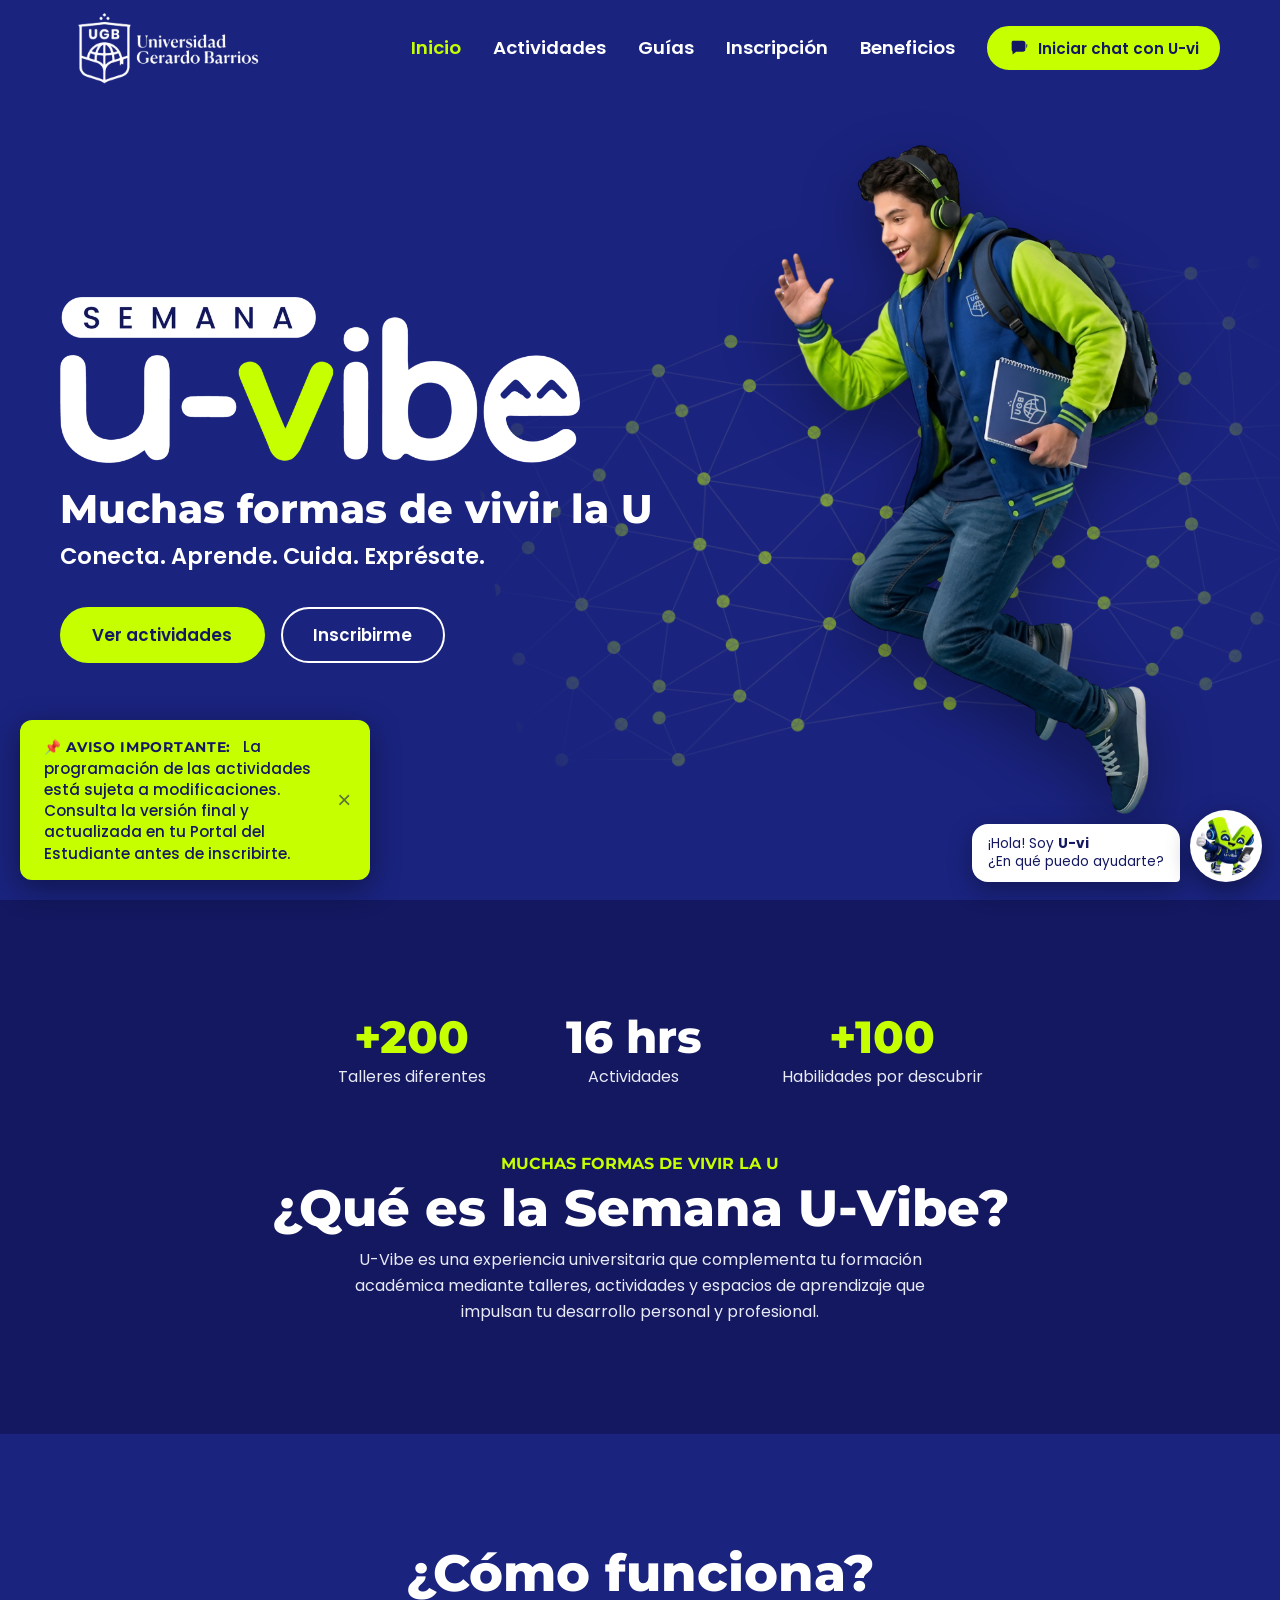
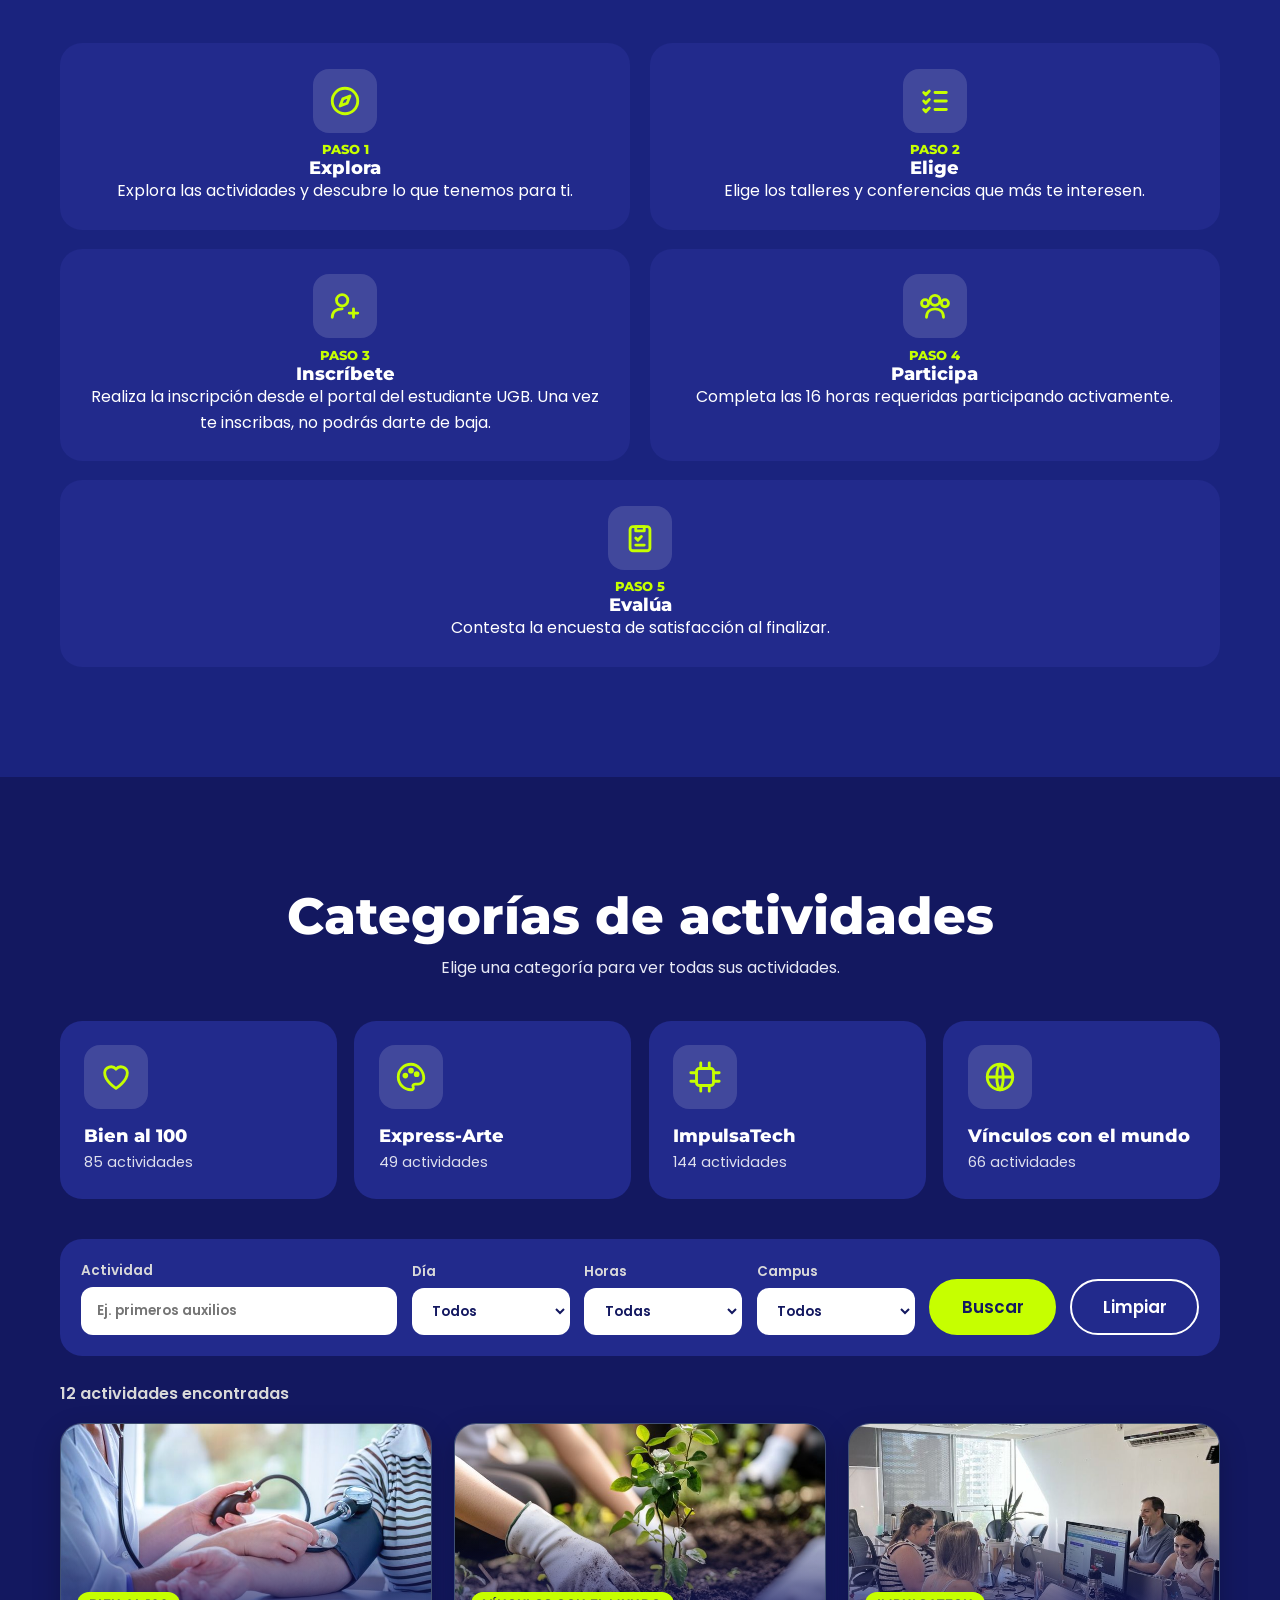
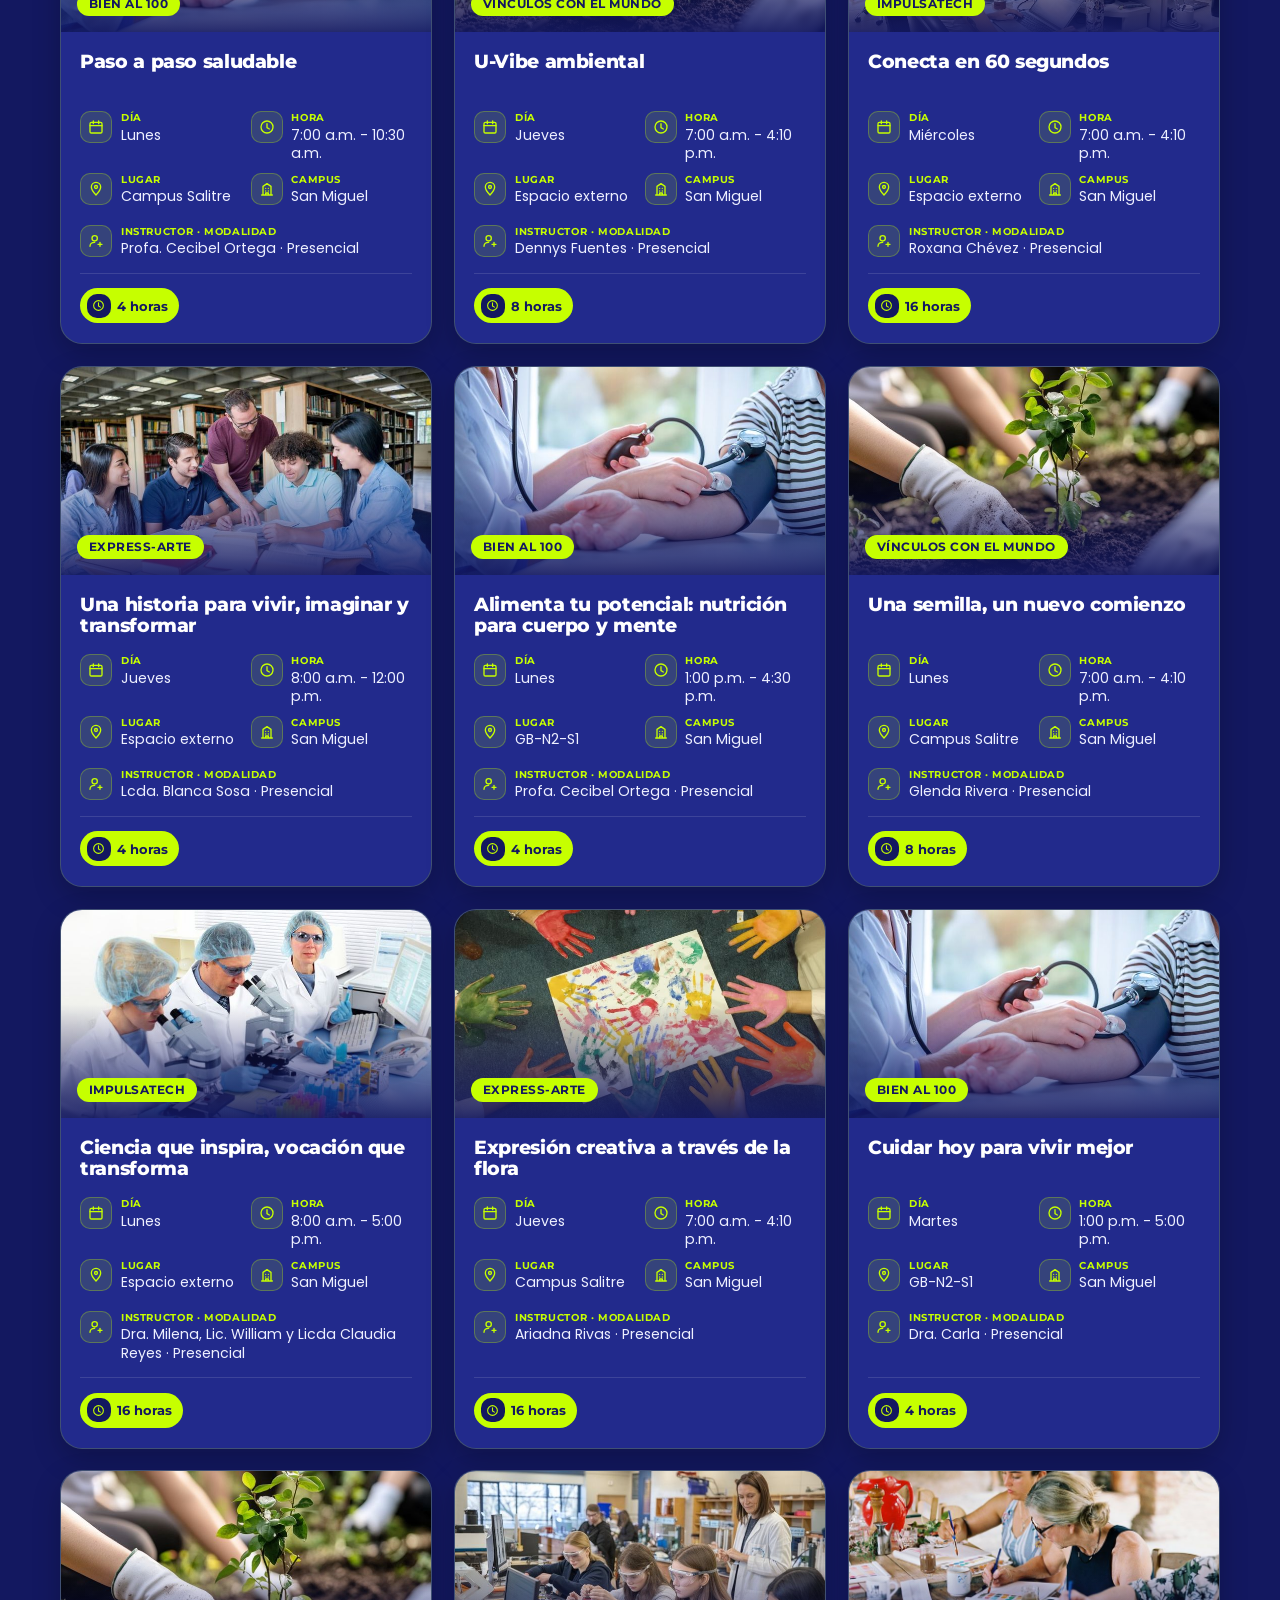
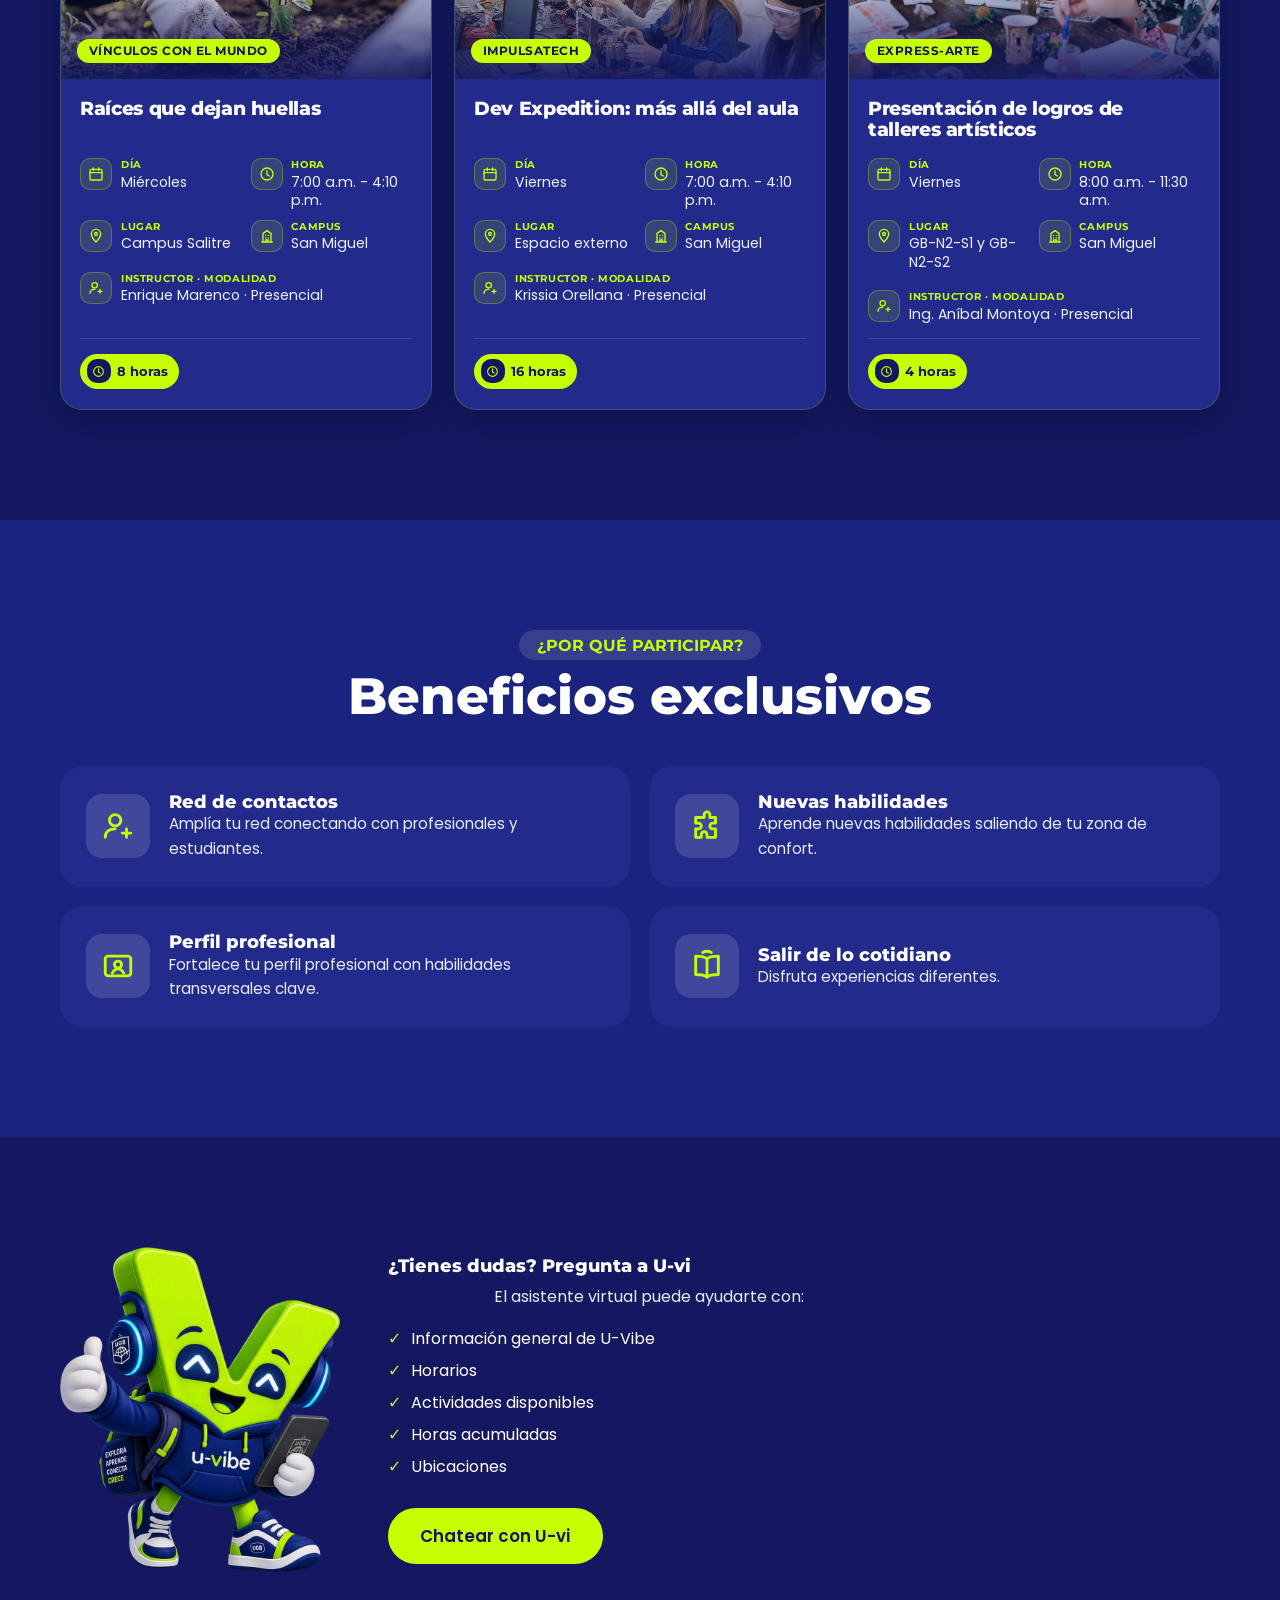
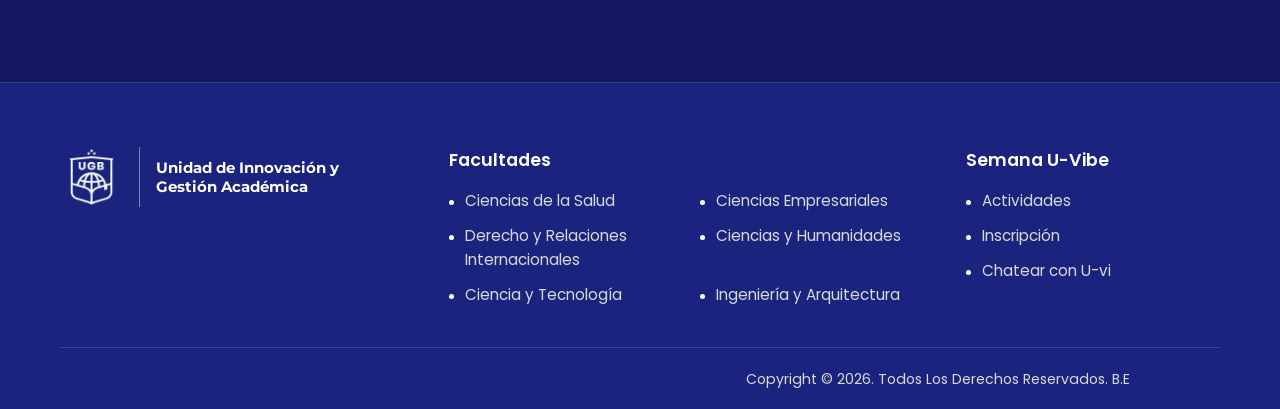
<file: index.html>
<!DOCTYPE html>
<html lang="es">
<head>
<meta charset="UTF-8">
<meta name="viewport" content="width=device-width, initial-scale=1">
<title>Semana U-Vibe</title>
<!-- Logo que aparece en la pestaña del navegador -->
<link rel="icon" type="img/png" href="img/Logougb-azul.png">
<meta name="description" content="Semana U-Vibe: muchas formas de vivir la U. Talleres, conferencias y actividades para tu desarrollo personal y profesional.">
<meta name="theme-color" content="#1A237E">
<link rel="preconnect" href="https://fonts.googleapis.com">
<link rel="preconnect" href="https://fonts.gstatic.com" crossorigin>
<link href="https://fonts.googleapis.com/css2?family=Montserrat:wght@700;800&family=Poppins:wght@400;600&display=swap" rel="stylesheet">
<link rel="stylesheet" href="css/styles.css">
</head>
<body>
<a class="skip" href="#main">Saltar al contenido</a>

<!-- ===== MENÚ ===== -->
<header class="nav" id="nav">
  <div class="wrap nav__in">
    <a href="#inicio" aria-label="UGB - Inicio"><img src="img/logo-ugb-blanco.png" alt="Universidad Gerardo Barrios" width="150" height="90"></a>
    <button class="burger" id="burger" aria-label="Abrir menú" aria-expanded="false" aria-controls="menu"><span></span></button>
    <nav class="menu" id="menu" aria-label="Principal">
      <a href="#inicio" class="is-active">Inicio</a>
      <a href="#actividades">Actividades</a>
      <a href="guias.html">Guías</a>
      <a href="https://estudiantes.ugb.edu.sv/UVibe" data-link="inscripcion" target="_blank" rel="noopener">Inscripción</a>
      <a href="#beneficios">Beneficios</a>
      <button type="button" class="btn btn--sm" data-open-chat>
        <svg viewBox="0 0 24 24" aria-hidden="true"><path d="M4 4h12a3 3 0 0 1 3 3v6a3 3 0 0 1-3 3H9l-4 3v-3a3 3 0 0 1-1-2V7a3 3 0 0 1 1-3Zm14 8h1a2 2 0 0 0 2-2v-2h-1v4Z"/></svg>
        Iniciar chat con U-vi</button>
    </nav>
  </div>
</header>

<!-- Aviso flotante -->
<div class="aviso-flotante" id="aviso-flotante">
  <div class="aviso-flotante__content">
    <strong>📌 Aviso importante:</strong> La programación de las actividades está sujeta a modificaciones. Consulta la versión final y actualizada en tu Portal del Estudiante antes de inscribirte.
  </div>
  <button type="button" class="aviso-flotante__close" id="btn-cerrar-aviso" aria-label="Cerrar aviso">×</button>
</div>

  
<main id="main">
<!-- ===== BANNER PRINCIPAL ===== -->
<section class="hero" id="inicio">
  <div class="hero__net" aria-hidden="true"></div>
  <div class="wrap hero__in">
    <div class="hero__txt">
      <h1><img src="img/semana-uvibe.webp" alt="Semana U-Vibe" width="520" height="165"></h1>
      <p class="hero__sub">Muchas formas de vivir la U</p>
      <p class="hero__tag">Conecta. Aprende. Cuida. Exprésate.</p>
      <div class="hero__cta">
        <a href="#actividades" class="btn">Ver actividades</a>
        <a href="https://estudiantes.ugb.edu.sv/UVibe" data-link="inscripcion" target="_blank" rel="noopener" class="btn btn--ghost">Inscribirme</a>
      </div>
    </div>
    <figure class="hero__mascot">
      <img src="img/chico.png" alt="U-vi, la mascota de Semana U-Vibe, con el pulgar arriba" width="560" height="560">
    </figure>
  </div>
</section>

<!-- ===== ¿QUÉ ES? ===== -->
<section class="sec sec--deep" id="que-es">
  <div class="wrap center">
    <ul class="stats">
      <li><b data-count="200" data-prefix="+">+200</b><span>Talleres diferentes</span></li>
      <li><b data-count="16" data-suffix=" hrs">16 hrs</b><span>Actividades</span></li>
      <li><b data-count="100" data-prefix="+">+100</b><span>Habilidades por descubrir</span></li>
    </ul>
    <p class="kicker">Muchas formas de vivir la U</p>
    <h2>¿Qué es la Semana U-Vibe?</h2>
    <p class="lead">U-Vibe es una experiencia universitaria que complementa tu formación académica mediante talleres, actividades y espacios de aprendizaje que impulsan tu desarrollo personal y profesional.</p>
  </div>
</section>

<!-- ===== ¿CÓMO FUNCIONA? ===== -->
<section class="sec" id="como-funciona">
  <div class="wrap center">
    <h2>¿Cómo funciona?</h2>
    <ol class="steps" id="steps"></ol>
  </div>
</section>

<!-- ===== CATEGORÍAS + FILTROS + ACTIVIDADES ===== -->
<section class="sec sec--deep" id="actividades">
  <div class="wrap">
    <div class="center"><h2>Categorías de actividades</h2>
    <p class="lead">Elige una categoría para ver todas sus actividades.</p></div>
    <div class="cats" id="cats" role="group" aria-label="Categorías"></div>

    <form class="filters" id="filters" role="search" aria-label="Filtrar actividades">
      <label>Actividad<input type="search" id="f-text" placeholder="Ej. primeros auxilios"></label>
      <label>Día<select id="f-day"><option value="">Todos</option><option>Lunes</option><option>Martes</option><option>Miércoles</option><option>Jueves</option><option>Viernes</option></select></label>
      <label>Horas<select id="f-hours"><option value="">Todas</option><option value="4">4 horas</option><option value="8">8 horas</option><option value="16">16 horas</option></select></label>
      <label>Campus<select id="f-campus"><option value="">Todos</option><option>San Miguel</option><option>Usulután</option></select></label>
      <button class="btn" type="submit">Buscar</button>
      <button class="btn btn--ghost" type="reset" id="f-reset">Limpiar</button>
    </form>

    <p class="count" id="count" aria-live="polite"></p>
    <div class="grid" id="grid"></div>
  </div>
</section>

<!-- ===== BENEFICIOS ===== -->
<section class="sec" id="beneficios">
  <div class="wrap center">
    <p class="kicker pill">¿Por qué participar?</p>
    <h2>Beneficios exclusivos</h2>
    <div class="benefits" id="benefits"></div>
  </div>
</section>

<!-- ===== DUDAS / CHATBOT ===== -->
<section class="sec sec--deep" id="dudas">
  <div class="wrap ask">
    <img src="img/viby.webp" alt="" width="280" height="280" loading="lazy">
    <div>
      <h3>¿Tienes dudas? Pregunta a U-vi</h3>
      <p class="lead">El asistente virtual puede ayudarte con:</p>
      <ul class="checks">
        <li>Información general de U-Vibe</li><li>Horarios</li><li>Actividades disponibles</li><li>Horas acumuladas</li><li>Ubicaciones</li>
      </ul>
      <button type="button" class="btn" data-open-chat>Chatear con U-vi</button>
    </div>
  </div>
</section>
</main>

<footer class="foot">
  <div class="wrap foot__grid">

    <!-- Marca -->
    <div class="foot__brand">
      <a href="#inicio" class="foot__logo" aria-label="UGB - Innovación y gestión académica">
        <img src="img/logo-ico.png" alt="Universidad Gerardo Barrios" width="40" height="100" loading="lazy">
        <span>Unidad de Innovación y<br>Gestión Académica</span>
      </a>
    </div>

    <!-- Facultades -->
    <div class="foot__col">
      <h3 class="foot__title">Facultades</h3>
      <ul class="foot__list foot__list--2">
        <li>Ciencias de la Salud</li>
        <li>Ciencias Empresariales</li>
        <li>Derecho y Relaciones Internacionales</li>
        <li>Ciencias y Humanidades</li>
        <li>Ciencia y Tecnología</li>
        <li>Ingeniería y Arquitectura</li>
      </ul>
    </div>

    <!-- Accesos rápidos de la Semana U-Vibe -->
    <div class="foot__col">
      <h3 class="foot__title">Semana U-Vibe</h3>
      <ul class="foot__list">
        <li><a href="#actividades">Actividades</a></li>
        <li><a href="#" data-link="inscripcion" target="_blank" rel="noopener">Inscripción</a></li>
        <li><button type="button" class="uvi-open" data-open-chat>Chatear con U-vi</button></li>
      </ul>
    </div>
  </div>

  <div class="wrap foot__bottom">
    <p>Copyright © <span id="year">2026</span>. Todos Los Derechos Reservados. B.E</p>
  </div>
</footer>

<!-- Botón flotante del chatbot -->
<button type="button" class="fab" data-open-chat aria-label="Chatear con U-vi" aria-expanded="false" aria-controls="uvi-root">
  <span class="fab__msg">¡Hola! Soy <b>U-vi</b><br>¿En qué puedo ayudarte?</span>
  <img src="img/viby-chat.webp" alt="" width="72" height="72">
</button>

<script src="js/data.js"></script>
<script src="js/analytics.js"></script>
<script src="js/uvi-knowledge.js"></script>
<script src="js/main.js"></script>
<script src="js/uvi-chat.js"></script>
</body>
</html>
</file>
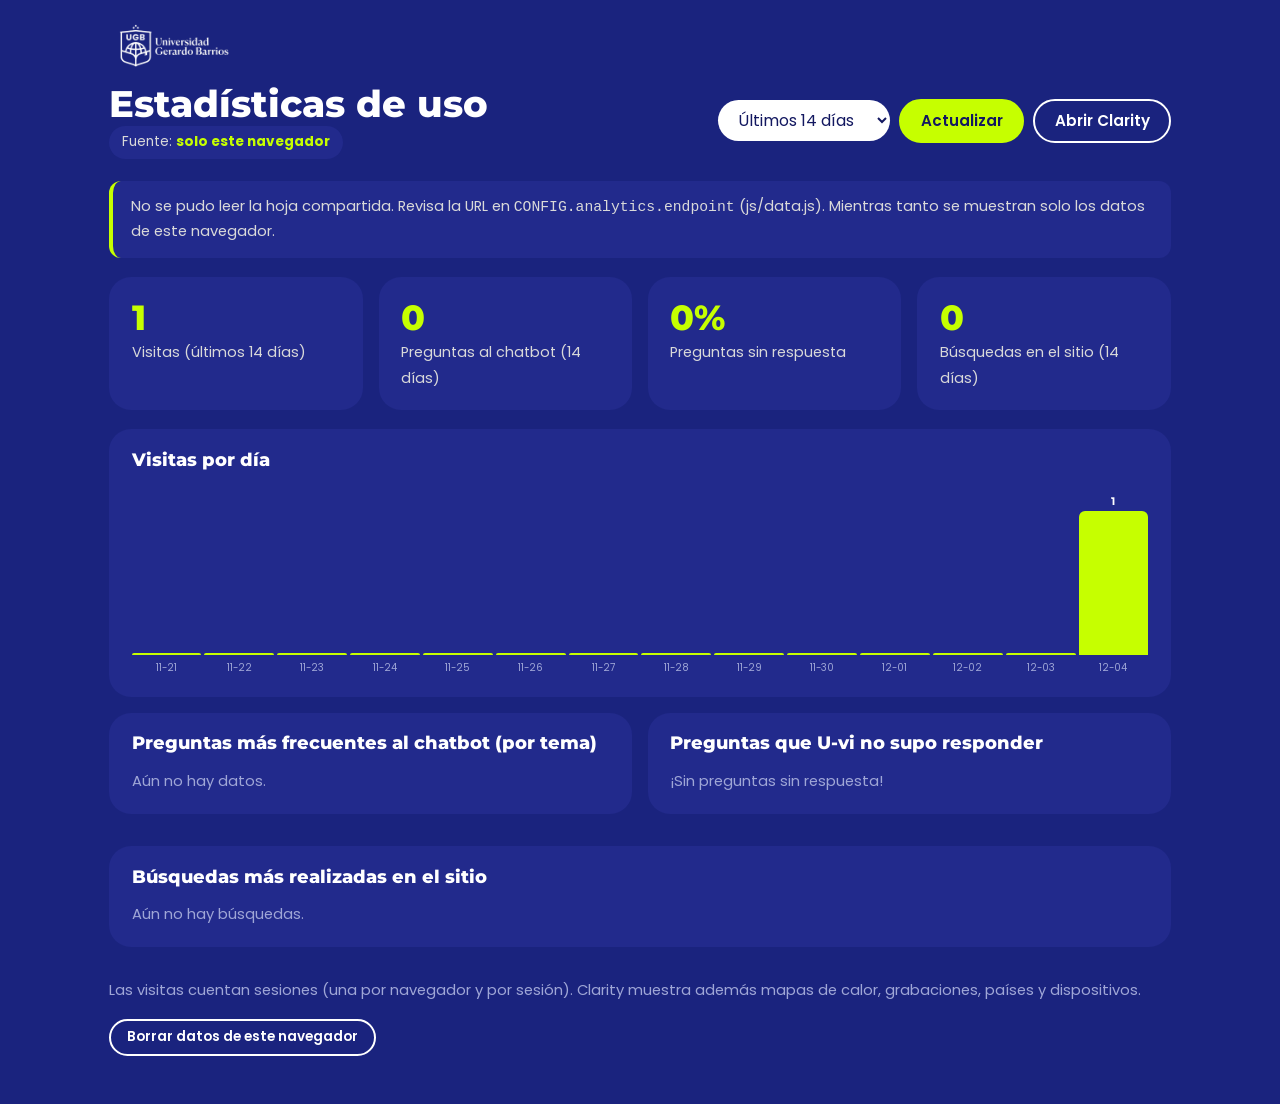
<file: estadisticas.html>
<!DOCTYPE html>
<html lang="es">
<head>
<meta charset="UTF-8">
<meta name="viewport" content="width=device-width, initial-scale=1">
<meta name="robots" content="noindex, nofollow">
<title>Estadísticas | Semana U-Vibe</title>
<link rel="icon" type="img/png" href="img/Logougb-azul.png">
<link rel="preconnect" href="https://fonts.googleapis.com">
<link rel="preconnect" href="https://fonts.gstatic.com" crossorigin>
<link href="https://fonts.googleapis.com/css2?family=Montserrat:wght@700;800&family=Poppins:wght@400;600&display=swap" rel="stylesheet">
<link rel="stylesheet" href="css/styles.css">
<style>
  body{padding-bottom:3rem}
  .dash{max-width:1100px;margin:0 auto;padding:1.5rem 1.2rem 0}
  .dash__top{display:flex;flex-wrap:wrap;gap:1rem;align-items:center;justify-content:space-between;margin:1rem 0 1.4rem}
  .dash__top h1{font-size:clamp(1.6rem,4vw,2.3rem)}
  .dash__tools{display:flex;gap:.6rem;flex-wrap:wrap;align-items:center}
  .dash select{font:inherit;color:var(--deep);background:var(--white);border:0;border-radius:99px;padding:.5rem 1rem}
  .src{display:inline-block;font-size:.85rem;padding:.35rem .8rem;border-radius:99px;background:var(--card);color:var(--grey)}
  .src b{color:var(--lime)}
  .notice{background:var(--card);border-left:4px solid var(--lime);border-radius:12px;padding:.9rem 1.1rem;margin-bottom:1.2rem;font-size:.92rem;color:var(--grey)}
  .notice a{color:var(--lime)}
  .kpis{display:grid;grid-template-columns:repeat(auto-fit,minmax(200px,1fr));gap:1rem;margin-bottom:1.2rem}
  .kpi{background:var(--card);border-radius:var(--r);padding:1.2rem 1.4rem}
  .kpi b{display:block;font:800 2.2rem var(--f-title);color:var(--lime)}
  .kpi span{font-size:.9rem;color:var(--grey)}
  .grid2{display:grid;grid-template-columns:1fr 1fr;gap:1rem}
  .panel{background:var(--card);border-radius:var(--r);padding:1.3rem 1.4rem;margin-bottom:1rem}
  .panel h2{font-size:1.1rem;margin-bottom:1rem}
  .panel--wide{grid-column:1/-1}
  .bars{display:grid;gap:.65rem}
  .bar{display:grid;grid-template-columns:minmax(110px,38%) 1fr auto;gap:.7rem;align-items:center;font-size:.9rem}
  .bar__track{background:rgba(255,255,255,.1);border-radius:99px;height:14px;overflow:hidden}
  .bar__fill{display:block;height:100%;background:var(--lime);border-radius:99px;transition:width .6s var(--ease)}
  .bar--warn .bar__fill{background:#ffb74d}
  .bar b{font-family:var(--f-title)}
  .cols{display:flex;align-items:flex-end;gap:3px;height:190px;padding-top:.5rem}
  .col{flex:1;display:flex;flex-direction:column;justify-content:flex-end;align-items:center;height:100%;min-width:0}
  .col i{display:block;width:100%;background:var(--lime);border-radius:6px 6px 0 0;min-height:2px}
  .col small{font-size:.62rem;color:var(--soft);margin-top:.3rem;white-space:nowrap}
  .col em{font:normal 700 .7rem var(--f-title);color:var(--white);margin-bottom:.2rem}
  .none{color:var(--soft);font-size:.92rem}
  .btn--tiny{padding:.4rem 1rem;font-size:.85rem}
  @media(max-width:760px){.grid2{grid-template-columns:1fr}.bar{grid-template-columns:1fr auto}.bar__track{grid-column:1/-1;order:3}.col small:nth-of-type(n){font-size:.55rem}}
</style>
</head>
<body>
<div class="dash">
  <a href="index.html"><img src="img/logo-ugb-blanco.png" alt="Universidad Gerardo Barrios" width="130" height="78"></a>

  <div class="dash__top">
    <div>
      <h1>Estadísticas de uso</h1>
      <span class="src" id="src">Cargando…</span>
    </div>
    <div class="dash__tools">
      <label class="skip" for="range">Rango de días</label>
      <select id="range">
        <option value="7">Últimos 7 días</option>
        <option value="14" selected>Últimos 14 días</option>
        <option value="30">Últimos 30 días</option>
        <option value="60">Últimos 60 días</option>
      </select>
      <button class="btn btn--sm" id="reload" type="button">Actualizar</button>
      <a class="btn btn--sm btn--ghost" href="https://clarity.microsoft.com" target="_blank" rel="noopener">Abrir Clarity</a>
    </div>
  </div>

  <div class="notice" id="notice" hidden></div>

  <div class="kpis" id="kpis"></div>

  <section class="panel">
    <h2>Visitas por día</h2>
    <div class="cols" id="visits"></div>
  </section>

  <div class="grid2">
    <section class="panel"><h2>Preguntas más frecuentes al chatbot (por tema)</h2><div class="bars" id="topics"></div></section>
    <section class="panel"><h2>Preguntas que U-vi no supo responder</h2><div class="bars" id="unans"></div></section>
    <section class="panel panel--wide"><h2>Búsquedas más realizadas en el sitio</h2><div class="bars" id="searches"></div></section>
    <section class="panel panel--wide" id="textsPanel" hidden><h2>Textos de preguntas sin respuesta (limpios, sin datos personales)</h2><div class="bars" id="texts"></div></section>
  </div>

  <p class="none" style="margin-top:1rem">Las visitas cuentan sesiones (una por navegador y por sesión). Clarity muestra además mapas de calor, grabaciones, países y dispositivos.</p>
  <p style="margin-top:1rem"><button class="btn btn--sm btn--ghost btn--tiny" id="clear" type="button" hidden>Borrar datos de este navegador</button></p>
</div>

<script src="js/data.js"></script>
<script src="js/analytics.js"></script>
<script>
(() => {
  const $ = s => document.querySelector(s);
  const esc = s => String(s).replace(/[&<>"]/g, c => ({ "&": "&amp;", "<": "&lt;", ">": "&gt;", '"': "&quot;" }[c]));
  const LABEL = {
    inscripcion: "Inscripción y cupos", actividades: "Actividades y talleres", campus_ubicacion: "Campus y ubicación",
    horas: "Horas y puntos", obligatorio: "Obligatoriedad y clases", elegibilidad: "Quién puede participar",
    asistencia_encuesta: "Asistencia y encuesta", materiales_costos: "Materiales y costos", modalidad: "Modalidad y enlaces",
    especiales: "Congresos y casos especiales", adn_categorias: "ADN y categorías", general: "Información general",
    saludo: "Saludos", otros: "Otros / sin clasificar"
  };
  let mode = "local";

  async function load(days) {
    const T = window.UVI_TRACK;
    if (T.endpointOn()) {
      try {
        const res = await fetch(T.endpoint + (T.endpoint.includes("?") ? "&" : "?") + "days=" + days, { cache: "no-store" });
        if (!res.ok) throw new Error("http");
        const data = await res.json();
        mode = "shared";
        return data;
      } catch { mode = "error"; }
    }
    if (mode !== "error") mode = "local";
    const from = lastDays(days)[0];
    return T.aggregate(T.localEvents().filter(e => e.d >= from));
  }

  function lastDays(n) {
    const out = [];
    for (let i = n - 1; i >= 0; i--) {
      const d = new Date(); d.setDate(d.getDate() - i);
      out.push(d.toLocaleDateString("sv-SE"));
    }
    return out;
  }

  function bars(el, obj, { warn = false, label = k => k, max = 8, empty = "Aún no hay datos." } = {}) {
    const rows = Object.entries(obj || {}).sort((a, b) => b[1] - a[1]).slice(0, max);
    if (!rows.length) { el.innerHTML = `<p class="none">${empty}</p>`; return; }
    const top = rows[0][1];
    el.innerHTML = rows.map(([k, v]) => `
      <div class="bar ${warn ? "bar--warn" : ""}">
        <span>${esc(label(k))}</span>
        <span class="bar__track"><span class="bar__fill" style="width:${Math.max(4, v / top * 100)}%"></span></span>
        <b>${v}</b>
      </div>`).join("");
  }

  async function render() {
    const days = +$("#range").value;
    const data = await load(days);
    const list = lastDays(days);
    const vis = list.map(d => (data.visits || {})[d] || 0);
    const totalVis = vis.reduce((a, b) => a + b, 0);
    const t = data.totals || { questions: 0, unanswered: 0, searches: 0 };
    const pct = t.questions ? Math.round(t.unanswered / t.questions * 100) : 0;

    $("#kpis").innerHTML = [
      [totalVis, `Visitas (últimos ${days} días)`],
      [t.questions, `Preguntas al chatbot (${days} días)`],
      [pct + "%", "Preguntas sin respuesta"],
      [t.searches, `Búsquedas en el sitio (${days} días)`]
    ].map(([n, l]) => `<div class="kpi"><b>${n}</b><span>${l}</span></div>`).join("");

    const max = Math.max(1, ...vis);
    const step = days > 14 ? Math.ceil(days / 10) : 1;
    $("#visits").innerHTML = list.map((d, i) => `
      <div class="col" title="${d}: ${vis[i]} visitas">
        <em>${vis[i] || ""}</em><i style="height:${vis[i] / max * 100}%"></i>
        <small>${i % step === 0 ? d.slice(5) : "&nbsp;"}</small>
      </div>`).join("");

    bars($("#topics"), data.topics, { label: k => LABEL[k] || k });
    bars($("#unans"), data.unanswered, { warn: true, label: k => LABEL[k] || k, empty: "¡Sin preguntas sin respuesta!" });
    bars($("#searches"), data.searches, { max: 10, empty: "Aún no hay búsquedas." });

    const tx = data.unansweredTexts || {};
    $("#textsPanel").hidden = !Object.keys(tx).length;
    if (Object.keys(tx).length) bars($("#texts"), tx, { warn: true, max: 15 });

    const src = $("#src"), note = $("#notice");
    note.hidden = false;
    if (mode === "shared") {
      src.innerHTML = "Fuente: <b>hoja compartida</b> (todos los visitantes)";
      note.hidden = true;
    } else if (mode === "error") {
      src.innerHTML = "Fuente: <b>solo este navegador</b>";
      note.innerHTML = "No se pudo leer la hoja compartida. Revisa la URL en <code>CONFIG.analytics.endpoint</code> (js/data.js). Mientras tanto se muestran solo los datos de este navegador.";
    } else {
      src.innerHTML = "Fuente: <b>solo este navegador</b> (modo prueba)";
      note.innerHTML = "Todavía no está conectada la hoja compartida, por eso aquí solo ves lo que se hizo en este navegador. Para ver los datos de <b>todos</b> los estudiantes, sigue el paso 3 de <code>LEEME-ANALITICA.md</code>. Las visitas, mapas de calor y grabaciones reales ya las tienes en <a href=\"https://clarity.microsoft.com\" target=\"_blank\" rel=\"noopener\">Microsoft Clarity</a>.";
    }
    $("#clear").hidden = mode === "shared";
  }

  $("#range").addEventListener("change", render);
  $("#reload").addEventListener("click", render);
  $("#clear").addEventListener("click", () => { if (confirm("¿Borrar los datos guardados en este navegador?")) { UVI_TRACK.clearLocal(); render(); } });
  render();
})();
</script>
</body>
</html>
</file>
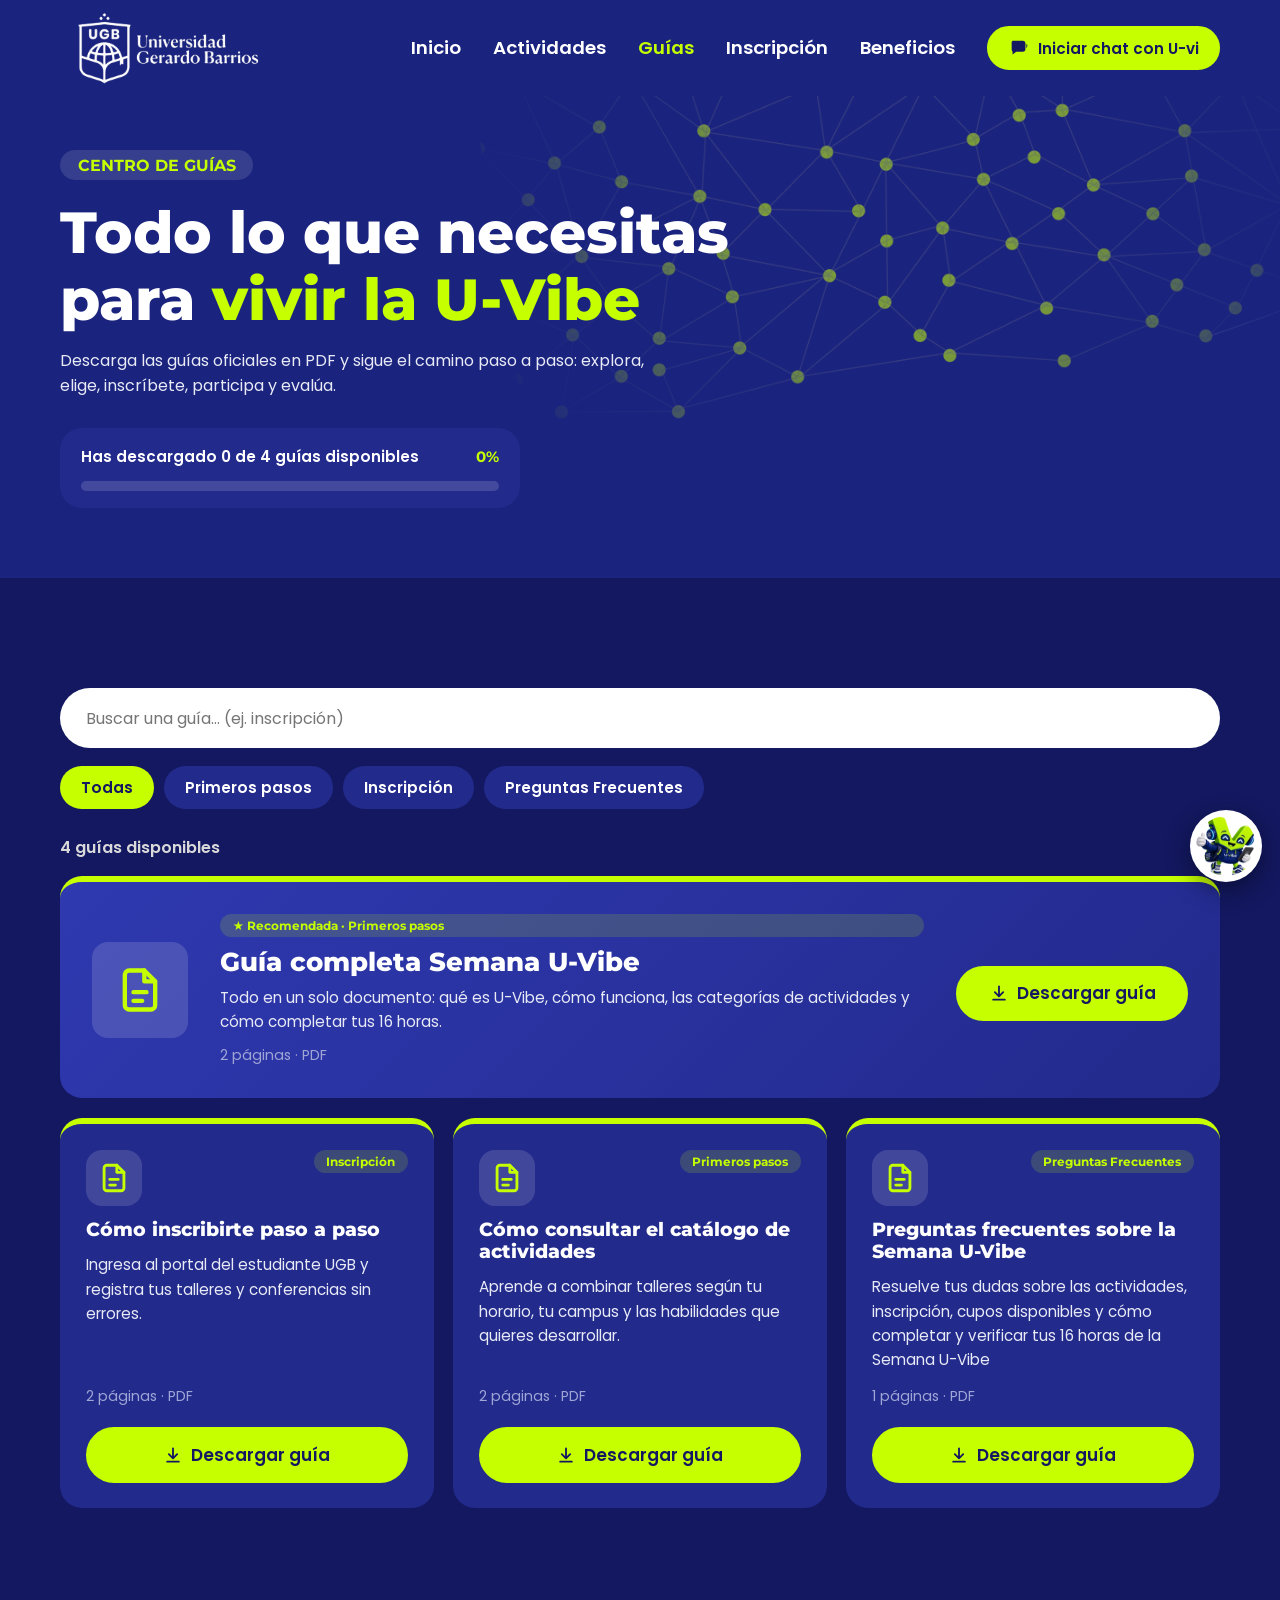
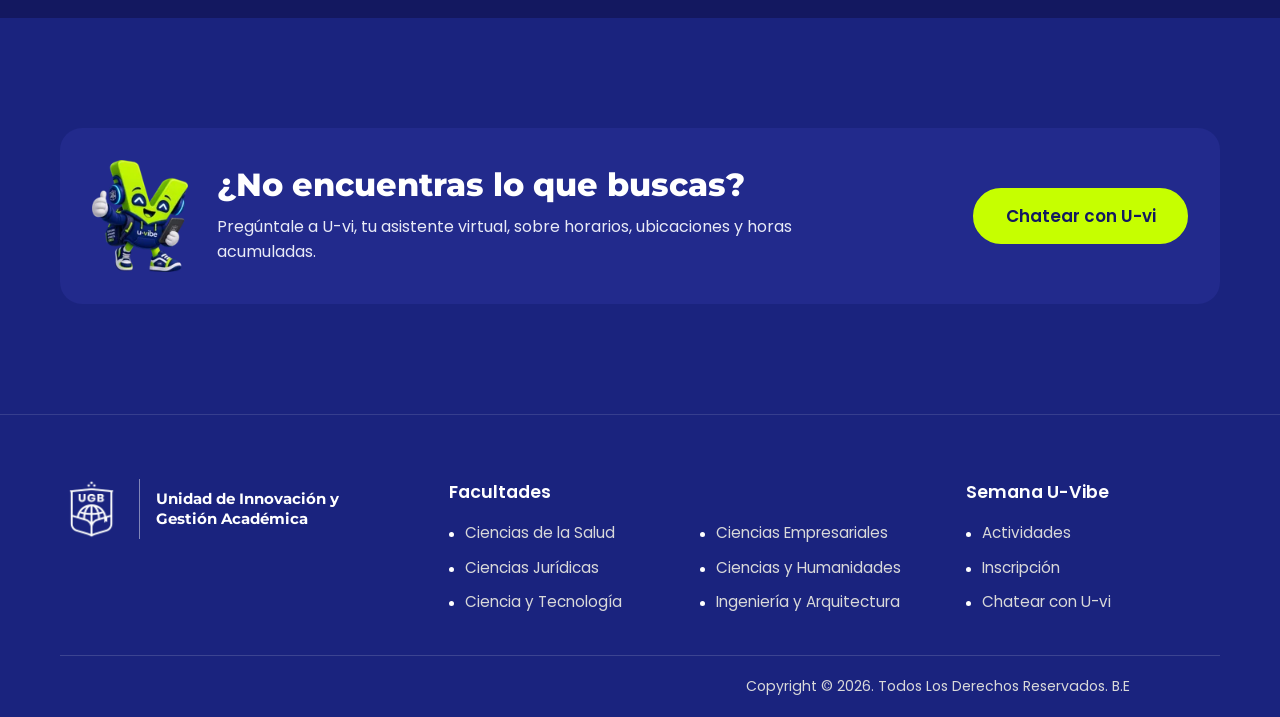
<file: guias.html>
<!DOCTYPE html>
<html lang="es">
<head>
<meta charset="UTF-8">
<meta name="viewport" content="width=device-width, initial-scale=1">
<title>Guías | U-Vibe</title>
<!-- Logo que aparece en la pestaña del navegador -->
<link rel="icon" type="img/png" href="img/Logougb-azul.png">
<meta name="description" content="Descarga las guías oficiales de la Semana U-Vibe y prepárate para vivir la U.">
<meta name="theme-color" content="#1A237E">
<link rel="preconnect" href="https://fonts.googleapis.com">
<link rel="preconnect" href="https://fonts.gstatic.com" crossorigin>
<link href="https://fonts.googleapis.com/css2?family=Montserrat:wght@700;800&family=Poppins:wght@400;600&display=swap" rel="stylesheet">
<link rel="stylesheet" href="css/styles.css">
<link rel="stylesheet" href="css/guias.css">
</head>
<body>
<a class="skip" href="#main">Saltar al contenido</a>

<!-- ===== MENÚ (igual al del inicio; los enlaces apuntan a index.html) ===== -->
<header class="nav" id="nav">
  <div class="wrap nav__in">
    <a href="index.html#inicio" aria-label="UGB - Inicio"><img src="img/logo-ugb-blanco.png" alt="Universidad Gerardo Barrios" width="150" height="50"></a>
    <button class="burger" id="burger" aria-label="Abrir menú" aria-expanded="false" aria-controls="menu"><span></span></button>
    <nav class="menu" id="menu" aria-label="Principal">
      <a href="index.html#inicio">Inicio</a>
      <a href="index.html#actividades">Actividades</a>
      <a href="guias.html" class="is-active" aria-current="page">Guías</a>
      <a href="#" data-link="inscripcion" target="_blank" rel="noopener">Inscripción</a>
      <a href="index.html#beneficios">Beneficios</a>
      <button type="button" class="btn btn--sm" data-open-chat>
        <svg viewBox="0 0 24 24" aria-hidden="true"><path d="M4 4h12a3 3 0 0 1 3 3v6a3 3 0 0 1-3 3H9l-4 3v-3a3 3 0 0 1-1-2V7a3 3 0 0 1 1-3Zm14 8h1a2 2 0 0 0 2-2v-2h-1v4Z"/></svg>
        Iniciar chat con U-vi</button>
    </nav>
  </div>
</header>

<main id="main">
<!-- ===== ENCABEZADO ===== -->
<section class="ghero">
  <div class="hero__net" aria-hidden="true"></div>
  <div class="wrap ghero__in">
    <div>
      <p class="kicker pill">Centro de guías</p>
      <h1>Todo lo que necesitas para <em>vivir la U-Vibe</em></h1>
      <p class="lead" style="margin-left:0">Descarga las guías oficiales en PDF y sigue el camino paso a paso: explora, elige, inscríbete, participa y evalúa.</p>
      <div class="prog" aria-live="polite">
        <div class="prog__row"><span id="prog-text">Cargando…</span><b id="prog-pct">0%</b></div>
        <div class="prog__bar"><i id="prog-bar"></i></div>
      </div>
    </div>
    
  </div>
</section>

<!-- ===== BUSCADOR + FILTROS + GUÍAS ===== -->
<section class="sec sec--deep" id="guias">
  <div class="wrap">
    <div class="gtools">
      <label class="gsearch"><span class="sr">Buscar guía</span>
        <input type="search" id="g-text" placeholder="Buscar una guía… (ej. inscripción)" autocomplete="off"></label>
      <div class="chips" id="chips" role="group" aria-label="Filtrar por tema"></div>
    </div>
    <p class="count" id="g-count" aria-live="polite"></p>
    <div class="ggrid" id="ggrid"></div>
  </div>
</section>

<!-- ===== AYUDA ===== -->
<section class="sec">
  <div class="wrap gcta">
    <img src="img/viby-chat.webp" alt="" width="96" height="96" loading="lazy">
    <div><h2>¿No encuentras lo que buscas?</h2><p class="lead" style="margin-left:0">Pregúntale a U-vi, tu asistente virtual, sobre horarios, ubicaciones y horas acumuladas.</p></div>
    <button type="button" class="btn" data-open-chat>Chatear con U-vi</button>
  </div>
</section>
</main>

<!-- ===== PIE DE PÁGINA ===== -->
<footer class="foot">
  <div class="wrap foot__grid">

    <!-- Marca -->
    <div class="foot__brand">
      <a href="#inicio" class="foot__logo" aria-label="UGB - Innovación y gestión académica">
        <img src="img/logo-ico.png" alt="Universidad Gerardo Barrios" width="80" height="20" loading="lazy">
        <span>Unidad de Innovación y<br>Gestión Académica</span>
      </a>
    </div>

    <!-- Facultades -->
    <div class="foot__col">
      <h3 class="foot__title">Facultades</h3>
      <ul class="foot__list foot__list--2">
        <li>Ciencias de la Salud</li>
        <li>Ciencias Empresariales</li>
        <li>Ciencias Jurídicas</li>
        <li>Ciencias y Humanidades</li>
        <li>Ciencia y Tecnología</li>
        <li>Ingeniería y Arquitectura</li>
      </ul>
    </div>

    <!-- Accesos rápidos de la Semana U-Vibe -->
    <div class="foot__col">
      <h3 class="foot__title">Semana U-Vibe</h3>
      <ul class="foot__list">
        <li><a href="estadisticas.html">Actividades</a></li>
        <li><a href="#" data-link="inscripcion" target="_blank" rel="noopener">Inscripción</a></li>
        <li><button type="button" class="uvi-open" data-open-chat>Chatear con U-vi</button></li>
      </ul>
    </div>
  </div>

  <div class="wrap foot__bottom">
    <p>Copyright © <span id="year">2026</span>. Todos Los Derechos Reservados. B.E</p>
  </div>
</footer>

<!-- Botón flotante del chatbot -->
<button type="button" class="fab" data-open-chat aria-label="Chatear con U-vi" aria-expanded="false" aria-controls="uvi-root">
  <span class="fab__msg">¡Hola! Soy <b>U-vi</b><br>¿En qué puedo ayudarte?</span>
  <img src="img/viby-chat.webp" alt="" width="72" height="72">
</button>

<script src="js/data.js"></script>        <!-- reutiliza CONFIG.links (inscripción y chat) -->
<script src="js/guias-data.js"></script>  <!-- AQUÍ se agregan las guías -->
<script src="js/guias.js"></script>

<script src="js/analytics.js"></script>
<script src="js/uvi-knowledge.js"></script>
<script src="js/main.js"></script>
<script src="js/uvi-chat.js"></script>
</body>
</html>
</file>
<file: css/styles.css>
/* ===== TOKENS (paleta Semana U-Vibe + institucional UGB) ===== */
:root{
  --blue:#1A237E; --blue-inst:#1B237E; --deep:#131860;
  --lime:#C6FF00; --white:#fff; --grey:#D9D9D9; --muted:#6B7280;
  --card:#222a8c; --soft:#9fa6d6;               /* --soft: texto secundario legible sobre azul */
  --r:22px; --ease:cubic-bezier(.2,.7,.2,1);
  --f-title:'Montserrat',system-ui,sans-serif; --f-body:'Poppins',system-ui,sans-serif;
}
*{box-sizing:border-box;margin:0}
html{scroll-behavior:smooth;scroll-padding-top:84px}
body{font:400 1rem/1.6 var(--f-body);color:var(--white);background:var(--blue);overflow-x:hidden}
img{max-width:100%;height:auto;display:block}
h1,h2,h3{font-family:var(--f-title);font-weight:800;line-height:1.15}
h2{font-size:clamp(1.9rem,5vw,3.2rem);margin-bottom:.6rem}
h3{font-size:1.15rem}
.wrap{width:min(1160px,92%);margin-inline:auto}
.center{text-align:center}
.lead{max-width:62ch;margin:.5rem auto 0;color:#e8eaf6}
.kicker{font:700 1rem var(--f-title);color:var(--lime);text-transform:uppercase;margin-bottom:.4rem}
.pill{display:inline-block;background:rgba(255,255,255,.12);padding:.35rem 1.1rem;border-radius:99px}
.skip{position:absolute;left:-999px;background:var(--lime);color:var(--deep);padding:.6rem 1rem;z-index:99}
.skip:focus{left:8px;top:8px}
:focus-visible{outline:3px solid var(--lime);outline-offset:3px}

/* Botones */
.btn{display:inline-flex;align-items:center;gap:.5rem;justify-content:center;font:600 1.05rem var(--f-body);background:var(--lime);color:var(--deep);border:2px solid var(--lime);padding:.8rem 1.9rem;border-radius:99px;cursor:pointer;text-decoration:none;transition:transform .2s var(--ease),box-shadow .2s}
.btn:hover{transform:translateY(-2px);box-shadow:0 8px 22px rgba(198,255,0,.3)}
.btn--ghost{background:transparent;color:var(--white);border-color:var(--white)}
.btn--ghost:hover{box-shadow:0 8px 22px rgba(255,255,255,.15)}
.btn--sm{padding:.55rem 1.2rem;font-size:.95rem}
.btn svg{width:22px;fill:currentColor}

/* Menú */
.nav{position:fixed;inset:0 0 auto;z-index:64;background:var(--blue);transition:box-shadow .3s,background .3s}
.nav.scrolled{background:var(--deep);box-shadow:0 4px 24px rgba(0,0,0,.35)}
.nav__in{display:flex;align-items:center;justify-content:space-between;height: 96px;}
.menu{display:flex;align-items:center;gap:2rem}
.menu a:not(.btn){color:var(--white);font-weight:600;text-decoration:none;padding:.3rem 0;transition:color .2s}
.menu a:not(.btn):hover,.menu a.is-active{color:var(--lime)}
.burger{display:none;background:none;border:0;width:44px;height:44px;cursor:pointer}
.burger span,.burger span::before,.burger span::after{content:"";display:block;width:26px;height:3px;background:var(--white);border-radius:3px;margin:auto;position:relative;transition:.25s}
.burger span::before{top:-8px;position:absolute;left:0}.burger span::after{top:8px;position:absolute;left:0}
.burger span{position:relative}
.burger[aria-expanded=true] span{background:transparent}
.burger[aria-expanded=true] span::before{top:0;transform:rotate(45deg)}
.burger[aria-expanded=true] span::after{top:0;transform:rotate(-45deg)}

/* ===== MENÚ: tamaños (forzados) ===== */
header.nav .nav__in{height:96px !important}
header.nav .nav__in > a img{height:72px !important;width:auto !important}
header.nav .menu a:not(.btn){font-size:1.15rem !important}
html{scroll-padding-top:112px}
.hero{padding-top:160px}

/* Hero */
.hero{position:relative;padding:130px 0 70px;min-height:100svh;display:flex;align-items:center;overflow:hidden}
.hero__net{position:absolute;right:-6%;bottom:-8%;width:min(900px,85vw);aspect-ratio:1;background:url(../img/red.webp) center/contain no-repeat;opacity:.55;
  -webkit-mask-image:radial-gradient(closest-side,#000 40%,transparent);mask-image:radial-gradient(closest-side,#000 40%,transparent)}
.hero__in{position:relative;display:grid;grid-template-columns:1.1fr .9fr;align-items:center;gap:2rem}
.hero h1 img{width:min(520px,100%)}
.hero__sub{font:800 clamp(1.5rem,3.6vw,2.5rem)/1.2 var(--f-title);margin-top:1.4rem}
.hero__tag{font-size:clamp(1.05rem,2vw,1.4rem);font-weight:600;margin:.4rem 0 2rem}
.hero__cta{display:flex;flex-wrap:wrap;gap:1rem}
.hero__mascot img{width:min(520px,100%);margin-inline:auto;filter:drop-shadow(0 24px 30px rgba(0,0,0,.35));animation:float 5s ease-in-out infinite}
@keyframes float{50%{transform:translateY(-14px) rotate(1.5deg)}}

/* Secciones */
.sec{padding:clamp(60px,9vw,110px) 0}
.sec--deep{background:var(--deep)}
.stats{list-style:none;display:flex;justify-content:center;flex-wrap:wrap;gap:2rem 5rem;margin-bottom:4rem}
.stats b{display:block;font:800 clamp(2rem,5vw,2.8rem) var(--f-title);color:var(--lime)}
.stats li:nth-child(2) b{color:var(--white)}
.stats span{color:#e8eaf6}

/* Pasos */
.steps{list-style:none;display:grid;grid-template-columns:repeat(2,1fr);gap:1.2rem;margin-top:2.5rem;padding:0}
.steps li:last-child{grid-column:1/-1}
.card,.steps li,.benefit{background:var(--card);border-radius:var(--r);padding:1.6rem;transition:transform .25s var(--ease),background .25s}
.steps li:hover,.benefit:hover{transform:translateY(-4px);background:#2a33a0}
.ico{display:grid;place-items:center;width:64px;height:64px;border-radius:16px;background:rgba(255,255,255,.14);margin:0 auto .6rem}
.ico svg{width:34px;height:34px;fill:none;stroke:var(--lime);stroke-width:2;stroke-linecap:round;stroke-linejoin:round}
.steps small{display:block;font:800 .8rem var(--f-title);color:var(--lime);text-transform:uppercase}
.act__ico svg{width:16px;height:16px;fill:none;stroke:var(--lime);stroke-width:2;stroke-linecap:round;stroke-linejoin:round;display:block}

/* Categorías */
.cats{display:grid;grid-template-columns:repeat(4,1fr);gap:1.1rem;margin:2.5rem 0}
.cat{font:inherit;color:var(--white);text-align:left;background:var(--card);border:2px solid transparent;border-radius:var(--r);padding:1.4rem;cursor:pointer;transition:.25s var(--ease)}
.cat:hover{transform:translateY(-4px);border-color:var(--lime)}
.cat[aria-pressed=true]{background:var(--lime);color:var(--deep)}
.cat[aria-pressed=true] .ico{background:var(--deep)}
.cat .ico{margin:0 0 1rem}
.cat h3{margin-bottom:.2rem}
.cat span{font-size:.9rem;opacity:.85}

/* Filtros */
.filters{display:grid;grid-template-columns:2fr 1fr 1fr 1fr auto auto;gap:.9rem;align-items:end;background:var(--card);padding:1.3rem;border-radius:var(--r)}
.filters label{display:grid;gap:.3rem;font-size:.85rem;font-weight:600;color:var(--grey)}
.filters input,.filters select{font:inherit;color:var(--deep);background:var(--white);border:2px solid transparent;border-radius:12px;padding:.7rem .9rem;width:100%}
.filters input:focus,.filters select:focus{outline:none;border-color:var(--lime)}
.count{margin:1.6rem 0 1rem;font-weight:600;color:var(--grey)}

/* Tarjetas de actividad */
.grid{display:grid;grid-template-columns:repeat(auto-fill,minmax(300px,1fr));gap:1.35rem}
.act{background:var(--card);border-radius:var(--r);display:flex;flex-direction:column;overflow:hidden;border:1px solid rgba(198,255,0,.18);box-shadow:0 10px 28px rgba(0,0,0,.22);animation:pop .35s var(--ease) both;transition:transform .25s var(--ease),box-shadow .25s,border-color .25s}
.act:hover{transform:translateY(-6px);border-color:var(--lime);box-shadow:0 18px 36px rgba(0,0,0,.32)}
@keyframes pop{from{opacity:0;transform:scale(.96)}}
.act__media{position:relative;aspect-ratio:16/9;overflow:hidden;background:var(--deep)}
.act__media img{width:100%;height:100%;object-fit:cover;transition:transform .5s var(--ease)}
.act:hover .act__media img{transform:scale(1.07)}
.act__media::after{content:"";position:absolute;inset:auto 0 0;height:55%;background:linear-gradient(transparent,rgba(19,24,96,.92))}
.act__cat{position:absolute;left:1rem;bottom:1rem;z-index:1;font:700 .72rem var(--f-title);letter-spacing:.04em;text-transform:uppercase;background:var(--lime);color:var(--deep);padding:.32rem .75rem;border-radius:99px}
.act__body{padding:1.15rem 1.2rem 1.25rem;display:flex;flex-direction:column;gap:.95rem;flex:1}
.act h3{font-size:1.18rem;letter-spacing:-.02em;min-height:2.4em}
.act__meta{list-style:none;padding:0;margin:0;display:grid;grid-template-columns:1fr 1fr;gap:.65rem .55rem}
.act__meta li{display:flex;align-items:flex-start;gap:.55rem;min-width:0}
.act__meta small{display:block;font:700 .65rem var(--f-title);letter-spacing:.06em;text-transform:uppercase;color:var(--lime);margin-bottom:.1rem}
.act__meta span{font-size:.88rem;line-height:1.3;color:#eef0ff;min-width:0}
.act__ico{flex:none;display:grid;place-items:center;width:32px;height:32px;border-radius:10px;background:rgba(198,255,0,.12);border:1px solid rgba(198,255,0,.28)}
.act__ico svg{width:16px;height:16px;fill:none;stroke:var(--lime);stroke-width:2;stroke-linecap:round;stroke-linejoin:round}
.act__foot{margin-top:auto;display:flex;justify-content:space-between;align-items:center;gap:.8rem;padding-top:.9rem;border-top:1px solid rgba(255,255,255,.12)}
.act__hours{display:inline-flex;align-items:center;gap:.4rem;font:700 .82rem var(--f-title);color:var(--deep);background:var(--lime);padding:.35rem .7rem .35rem .4rem;border-radius:99px}
.act__hours .act__ico{width:24px;height:24px;background:var(--deep);border-color:transparent}
.act__hours .act__ico svg{width:13px;height:13px}
.act__seats{font-size:.88rem;color:var(--grey)}
.act__seats b{font:800 1.35rem var(--f-title);color:var(--lime);margin-right:.25rem}
.empty{grid-column:1/-1;text-align:center;padding:2.5rem;background:var(--blue);border-radius:var(--r)}

/* Beneficios */
.benefits{display:grid;grid-template-columns:repeat(2,1fr);gap:1.2rem;margin-top:2.5rem;text-align:left}
.benefit{display:flex;gap:1.2rem;align-items:center}
.benefit .ico{margin:0;flex:none}
.benefit p{color:#e8eaf6;font-size:.95rem}

/* Dudas */
.ask{display:grid;grid-template-columns:auto 1fr;gap:3rem;align-items:center}
.ask img{width:min(280px,34vw)}
.checks{list-style:none;padding:0;margin:1rem 0 1.8rem;display:grid;gap:.4rem}
.checks li::before{content:"✓";color:var(--lime);font-weight:800;margin-right:.6rem}

/* Footer + FAB */
.fab{position:fixed;right:18px;bottom:18px;z-index:40;display:flex;align-items:flex-end;gap:.6rem;text-decoration:none;background:none;border:0;padding:0;cursor:pointer;font:inherit;text-align:left;color:inherit}
.fab img{width:72px;height:72px;border-radius:50%;background:var(--white);padding:6px;box-shadow:0 8px 24px rgba(0,0,0,.4);transition:transform .25s var(--ease)}
.fab:hover img{transform:scale(1.1) rotate(-6deg)}
.fab__msg{background:var(--white);color:var(--deep);font-size:.85rem;line-height:1.3;padding:.7rem 1rem;border-radius:16px 16px 4px 16px;box-shadow:0 8px 24px rgba(0,0,0,.3);opacity:0;transform:translateY(8px);pointer-events:none;transition:.3s}
.fab:hover .fab__msg,.fab:focus-visible .fab__msg,.fab.hint .fab__msg{opacity:1;transform:none}

/* Revelado al hacer scroll (solo una vez por bloque) */
.reveal{opacity:0;transform:translateY(24px);transition:.7s var(--ease)}
.reveal.in{opacity:1;transform:none}

/* ===== PIE DE PÁGINA ===== */
.foot{background:var(--blue);padding-top:clamp(40px,6vw,64px);border-top:1px solid rgba(255,255,255,.12)}
.foot__grid{display:grid;grid-template-columns:1.1fr 1.5fr .8fr;gap:2.5rem}

.foot__logo{display:flex;align-items:center;gap:1rem;color:var(--white);text-decoration:none}
.foot__logo img{width:80px;height: 60px;;padding-right:1rem;border-right:1px solid rgba(255,255,255,.45)}
.foot__logo span{font:700 .95rem/1.3 var(--f-title)}
.foot__brand p{margin-top:1.2rem;max-width:30ch;font-size:.95rem;color:var(--grey)}

.foot__title{font:600 1.1rem var(--f-body);color:var(--white);margin-bottom:1rem}
.foot__list{list-style:none;padding:0;display:grid;gap:.65rem;font-size:.95rem;color:var(--grey)}
.foot__list--2{grid-template-columns:1fr 1fr;gap:.65rem 1.5rem}
.foot__list li{position:relative;padding-left:1rem}
.foot__list li::before{content:"";position:absolute;left:0;top:.72em;width:5px;height:5px;border-radius:50%;background:var(--white)}
.foot__list a,.foot__list .uvi-open{color:inherit;text-decoration:none;transition:color .2s;background:none;border:0;padding:0;font:inherit;cursor:pointer;text-align:left}
.foot__list a:hover,.foot__list .uvi-open:hover{color:var(--lime)}

body.uvi-lock{overflow:hidden}
body.uvi-lock .fab{visibility:hidden;pointer-events:none}

/* Chat U-vi */
.uvi{position:fixed;inset:0;z-index:200;pointer-events:none}
.uvi.is-open{pointer-events:auto}
.uvi__back{position:absolute;inset:0;background:rgba(10,12,48,.62);opacity:0;transition:opacity .22s}
.uvi.is-open .uvi__back{opacity:1}
.uvi__box{position:absolute;right:18px;bottom:18px;width:min(400px,calc(100vw - 24px));height:min(620px,calc(100svh - 24px));display:flex;flex-direction:column;background:#fff;color:var(--deep);border-radius:20px;box-shadow:0 20px 50px rgba(0,0,0,.45);overflow:hidden;transform:translateY(18px);transition:transform .22s var(--ease);isolation:isolate}
.uvi:not(.is-open) .uvi__box{transform:translateY(24px)}
.uvi.is-open .uvi__box{transform:none}
.uvi__head{display:flex;align-items:center;gap:.75rem;background:var(--blue);color:var(--white);padding:.85rem 1rem}
.uvi__head img{width:44px;height:44px;border-radius:50%;background:var(--white);padding:4px}
.uvi__head h2{font-size:1.05rem;margin:0}
.uvi__head p{margin:0;font-size:.78rem;color:var(--grey)}
.uvi__wa{margin-left:auto;color:var(--lime);font-size:.78rem;font-weight:600;text-decoration:none}
.uvi__x{margin-left:auto;background:none;border:0;color:var(--white);font-size:1.6rem;line-height:1;cursor:pointer;width:40px;height:40px}
.uvi__wa + .uvi__x{margin-left:.2rem}
.uvi__log{flex:1;overflow:auto;padding:1rem;display:flex;flex-direction:column;gap:.7rem;background:#f4f5fb}
.uvi__msg{max-width:88%;padding:.7rem .9rem;border-radius:16px;font-size:.92rem;line-height:1.45;white-space:normal}
.uvi__msg--bot{align-self:flex-start;background:var(--white);border-radius:16px 16px 16px 4px;box-shadow:0 2px 8px rgba(19,24,96,.08)}
.uvi__msg--user{align-self:flex-end;background:var(--blue);color:var(--white);border-radius:16px 16px 4px 16px}
.uvi__typing{display:flex;gap:5px;align-items:center;min-height:1.4em}
.uvi__typing span{width:7px;height:7px;border-radius:50%;background:var(--blue);opacity:.35;animation:uvi-dot 1s infinite}
.uvi__typing span:nth-child(2){animation-delay:.15s}.uvi__typing span:nth-child(3){animation-delay:.3s}
@keyframes uvi-dot{50%{opacity:1;transform:translateY(-2px)}}
.uvi__chips{display:flex;flex-wrap:wrap;gap:.4rem;padding:.55rem .8rem;background:#eef0f8;border-top:1px solid #e2e5f2}
.uvi__chip{font:600 .75rem var(--f-body);background:var(--white);color:var(--blue);border:1px solid #cfd3ea;border-radius:99px;padding:.35rem .7rem;cursor:pointer}
.uvi__chip:hover{border-color:var(--lime);background:#f7ffe6}
.uvi__form{display:flex;gap:.5rem;padding:.7rem;background:var(--white);border-top:1px solid #e2e5f2}
.uvi__form input{flex:1;font:inherit;border:2px solid #d9dcec;border-radius:99px;padding:.65rem 1rem;color:var(--deep)}
.uvi__form input:focus{outline:none;border-color:var(--blue)}
.uvi .btn{flex:none}
@media (max-width:480px){
  .uvi__box{right:0;bottom:0;width:100vw;height:100svh;border-radius:0}
}

.foot__bottom{margin-top:2.5rem;padding:1.2rem 90px 1.2rem 0;border-top:1px solid rgba(255,255,255,.15);text-align:right;font-size:.88rem;color:var(--grey)}
/* el padding derecho evita que el botón flotante de U-vi tape el texto */

/* ===== RESPONSIVE ===== */
@media (max-width:980px){
  .cats{grid-template-columns:repeat(2,1fr)}
  .filters{grid-template-columns:1fr 1fr}.filters label:first-child{grid-column:1/-1}
  .hero__in{grid-template-columns:1fr;text-align:center}.hero__cta{justify-content:center}
  .hero h1 img{margin-inline:auto}.hero__mascot{order:-1}.hero__mascot img{width:min(300px,70%)}
  .hero{padding-top:110px}
}
@media (max-width:820px){
  .burger{display:block}
  .menu{position:fixed;inset:88px 0 auto;flex-direction:column;gap:1.2rem;padding:1.8rem;background:var(--deep);transform:translateY(-120%);transition:transform .35s var(--ease);box-shadow:0 20px 30px rgba(0,0,0,.4)}
  .menu.open{transform:none}
}
@media (max-width:640px){
  .steps,.benefits{grid-template-columns:1fr}
  .cats{gap:.7rem}.cat{padding:1rem}
  .ask{grid-template-columns:1fr;text-align:center}.ask img{margin-inline:auto;width:200px}
  .checks{justify-items:center}
  .fab__msg{display:none}
}
@media (prefers-reduced-motion:reduce){
  *,*::before,*::after{animation:none!important;transition:none!important;scroll-behavior:auto!important}
  .reveal{opacity:1;transform:none}
}

@media (max-width:900px){
  .foot__grid{grid-template-columns:1fr 1fr}
  .foot__brand{grid-column:1/-1}
}
@media (max-width:560px){
  .foot__grid{grid-template-columns:1fr}
  .foot__list--2{grid-template-columns:1fr}
  .foot__bottom{text-align:center;padding:1.2rem 0 5.5rem}  /* espacio para el botón flotante */
}

/* ===== MENÚ ===== */
@media (max-width:820px){
  header.nav .menu{inset:96px 0 auto !important}
}
@media (max-width:640px){
  header.nav .nav__in{height:76px !important}
  header.nav .nav__in > a img{height:52px !important}
  header.nav .menu{inset:76px 0 auto !important}
}



.act__meta-wide{grid-column:1/-1;margin-top:.55rem;display:flex;align-items:center;gap:.55rem}
.act__meta-wide > span{display:block;min-width:0}
.act__meta-wide small{white-space:nowrap}
.act__meta-wide span{line-height:1.3}
.act__meta-wide span{display:flex;flex-direction:column;justify-content:center}
.foot__priv{margin-top:.4rem;font-size:.8rem;color:var(--soft)}



/* ===== AVISO FLOTANTE ===== */
.aviso-flotante {
  position: fixed;
  bottom: 20px;
  left: 20px; /* <-- Ahora está a la izquierda */
  transform: translateY(100px); /* Animación inicial (solo en Y) */
  z-index: 100;
  background: var(--lime);
  color: var(--deep);
  padding: 1rem 3rem 1rem 1.5rem;
  border-radius: 12px;
  box-shadow: 0 8px 30px rgba(0, 0, 0, 0.4);
  font-size: 0.95rem;
  font-weight: 500;
  line-height: 1.4;
  
  /* Ajuste de ancho: Máximo 350px en PC, o el ancho de la pantalla en móvil (dejando espacio al bot) */
  width: max-content;
  max-width: min(350px, calc(100vw - 110px)); 
  
  opacity: 0;
  transition: all 0.5s cubic-bezier(0.2, 0.7, 0.2, 1);
  display: flex;
  align-items: center;
}

/* Cuando se activa la clase */
.aviso-flotante.show {
  transform: translateY(0);
  opacity: 1;
}

.aviso-flotante strong {
  font-family: var(--f-title);
  text-transform: uppercase;
  margin-right: 0.5rem;
  font-size: 0.85rem;
  letter-spacing: 0.05em;
}

.aviso-flotante__close {
  position: absolute;
  top: 50%;
  right: 0.8rem;
  transform: translateY(-50%);
  background: none;
  border: none;
  font-size: 1.5rem;
  line-height: 1;
  color: var(--deep);
  cursor: pointer;
  opacity: 0.6;
  transition: opacity 0.2s;
}

.aviso-flotante__close:hover {
  opacity: 1;
}

/* Ajuste para móviles */
@media (max-width: 640px) {
  .aviso-flotante {
    font-size: 0.85rem;
    padding: 1rem 2.5rem 1rem 1rem;
    bottom: 15px;
    left: 15px;
    /* En móviles ocupa casi todo el ancho, menos 95px para no tapar a U-vi */
    max-width: calc(100vw - 95px); 
  }
}
</file>
<file: css/guias.css>
/* ===== PÁGINA GUÍAS (se carga después de styles.css y reutiliza sus variables) ===== */
.sr{position:absolute;width:1px;height:1px;overflow:hidden;clip:rect(0 0 0 0)}

/* Encabezado */
.ghero{position:relative;overflow:hidden;padding:150px 0 70px}
.ghero__in{position:relative;display:grid;grid-template-columns:1.25fr .75fr;gap:2rem;align-items:center}
.ghero h1{font-size:clamp(2.1rem,5.5vw,3.6rem);margin:.8rem 0 1rem}
.ghero h1 em{font-style:normal;color:var(--lime)}
.ghero__mascot img{width:min(380px,100%);margin-inline:auto;filter:drop-shadow(0 24px 30px rgba(0,0,0,.35));animation:float 5s ease-in-out infinite}
.prog{margin-top:1.8rem;max-width:460px;background:var(--card);border-radius:var(--r);padding:1.1rem 1.3rem}
.prog__row{display:flex;justify-content:space-between;gap:1rem;font-weight:600;font-size:.95rem}
.prog__row b{color:var(--lime);font-family:var(--f-title)}
.prog__bar{height:10px;border-radius:99px;background:rgba(255,255,255,.15);overflow:hidden;margin-top:.7rem}
.prog__bar i{display:block;height:100%;width:0;background:var(--lime);border-radius:99px;transition:width .6s var(--ease)}

/* Buscador y chips */
.gtools{display:grid;gap:1.1rem}
.gsearch input{width:100%;font:inherit;color:var(--deep);background:var(--white);border:2px solid transparent;border-radius:99px;padding:.95rem 1.5rem}
.gsearch input:focus{outline:none;border-color:var(--lime)}
.chips{display:flex;flex-wrap:wrap;gap:.6rem}
.chip{font:600 .95rem var(--f-body);color:var(--white);background:var(--card);border:2px solid transparent;border-radius:99px;padding:.5rem 1.2rem;cursor:pointer;transition:.2s var(--ease)}
.chip:hover{border-color:var(--lime)}
.chip[aria-pressed=true]{background:var(--lime);color:var(--deep)}

/* Tarjetas */
.ggrid{display:grid;grid-template-columns:repeat(auto-fill,minmax(300px,1fr));gap:1.2rem}
.gcard{position:relative;display:flex;flex-direction:column;gap:.8rem;background:var(--card);border-radius:var(--r);border-top:6px solid var(--lime);padding:1.6rem;animation:pop .4s var(--ease) both;transition:transform .25s var(--ease),background .25s}
.gcard:hover{transform:translateY(-5px);background:#2a33a0}
.gcard .ico{margin:0;width:56px;height:56px}
.gcard__top{display:flex;justify-content:space-between;align-items:flex-start;gap:1rem}
.gcard__cat{font:700 .78rem var(--f-title);background:rgba(198,255,0,.15);color:var(--lime);padding:.25rem .8rem;border-radius:99px}
.gcard h3{font-size:1.2rem}
.gcard p{color:#e8eaf6;font-size:.95rem}
.gcard__meta{margin-top:auto;color:var(--soft);font-size:.88rem}
.gcard .btn{width:100%;margin-top:.4rem}
.btn .dl{width:20px;height:20px;fill:none;stroke:currentColor;stroke-width:2.2;stroke-linecap:round;stroke-linejoin:round}
.btn[aria-disabled=true]{opacity:.45;pointer-events:none;background:transparent;color:var(--white);border-color:var(--white)}
.gcard.done::after{content:"✓ Descargada";position:absolute;top:1rem;right:1rem;font:700 .75rem var(--f-title);color:var(--deep);background:var(--lime);padding:.25rem .7rem;border-radius:99px}
.gcard.done .gcard__top{padding-top:1.6rem}

/* Guía destacada */
.gcard--feat{grid-column:1/-1;flex-direction:row;align-items:center;gap:2rem;padding:2rem;background:linear-gradient(135deg,#2f39b0,var(--card))}
.gcard--feat .ico{width:96px;height:96px;flex:none}
.gcard--feat .ico svg{width:52px;height:52px}
.gcard--feat h3{font-size:1.6rem}
.gcard--feat .btn{width:auto;flex:none}
.gcard__body{display:grid;gap:.6rem;flex:1}

/* Llamado a la acción */
.gcta{display:flex;align-items:center;gap:1.8rem;background:var(--card);border-radius:var(--r);padding:2rem}
.gcta img{width:96px;flex:none}
.gcta h2{font-size:clamp(1.4rem,3vw,2rem)}
.gcta>div{flex:1}

/* Aviso de descarga */
.toast{position:fixed;left:50%;bottom:24px;z-index:60;transform:translate(-50%,160%);background:var(--lime);color:var(--deep);font-weight:600;padding:.8rem 1.5rem;border-radius:99px;box-shadow:0 10px 30px rgba(0,0,0,.4);transition:transform .35s var(--ease)}
.toast.show{transform:translate(-50%,0)}

@media (max-width:900px){
  .ghero{padding-top:130px}
  .ghero__in{grid-template-columns:1fr;text-align:center}
  .ghero__mascot{order:-1}.ghero__mascot img{width:min(240px,60%)}
  .prog{margin-inline:auto}.ghero .lead{margin-inline:auto!important}
  .gcard--feat{flex-direction:column;align-items:flex-start}.gcard--feat .btn{width:100%}
  .gcta{flex-direction:column;text-align:center}.gcta .lead{margin-inline:auto!important}
}
</file>
